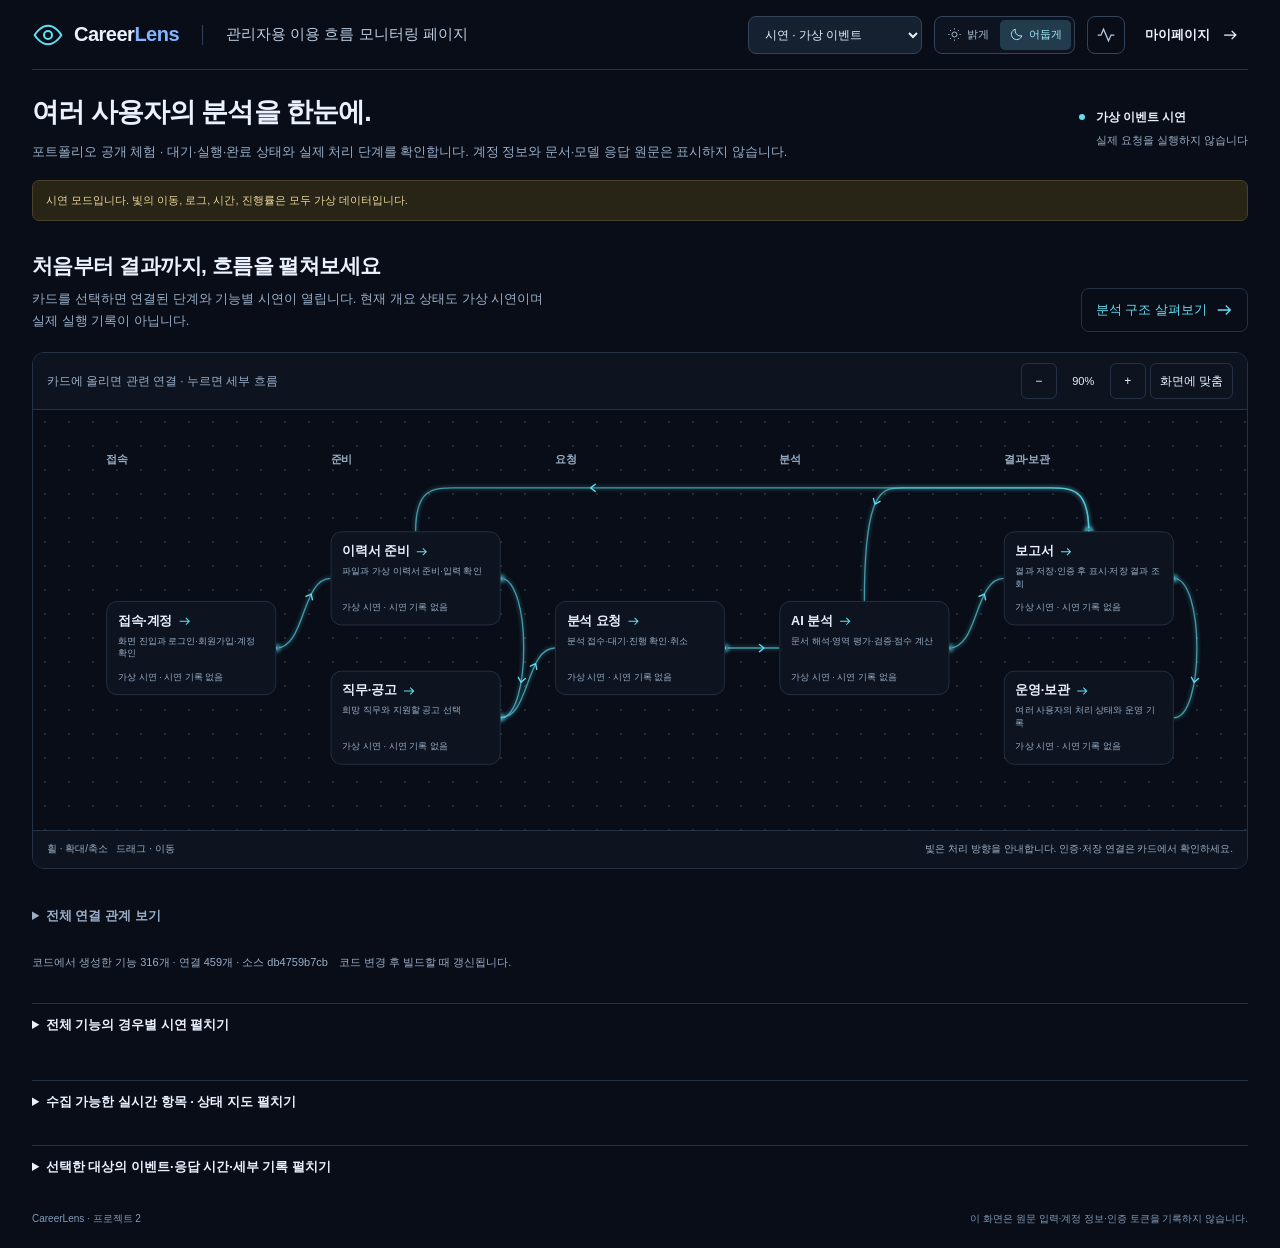
<file: frontend/tests/fixtures/flow-explorer.html>
<!doctype html>
<html lang="ko">
<head>
  <meta charset="utf-8">
  <meta name="viewport" content="width=device-width, initial-scale=1">
  <title>이용 흐름 독립 검수 화면</title>
  <link rel="stylesheet" href="../../src/shared/styles/activity-flow.css">
  <style>
    /* Optional review case: reserve a Windows-style non-overlay gutter. */
    html.flow-review-classic-scrollbar { overflow-y: scroll; scrollbar-gutter: stable; }
    html.flow-review-classic-scrollbar::-webkit-scrollbar { width: 23px; }
    html.flow-review-classic-scrollbar::-webkit-scrollbar-thumb { background: #7d8da5; }
  </style>
</head>
<body>
  <div id="flow-review"></div>
  <script type="module">
    import { mountFlowViewer } from '../../src/features/activity-flow/viewer.js';
    if (new URLSearchParams(location.search).has('classicScrollbar')) document.documentElement.classList.add('flow-review-classic-scrollbar');
    // This local review entry uses fictional playback only. No server request
    // callback, user session, analysis request, or external model is supplied.
    const dispose = mountFlowViewer(document.querySelector('#flow-review'), { central: false, paired: false });
    window.addEventListener('pagehide', dispose, { once: true });
  </script>
</body>
</html>
</file>
<file: frontend/src/shared/styles/activity-flow.css>
.flow-mode { color-scheme: dark; margin: 0; background: #080d17; color: #eaf1ff; }
.flow-mode .skip-link { display: none; }
.flow-shell {
  --flow-bg: #080d17; --flow-panel: #0d1420; --flow-border: #263244; --flow-muted: #9aaec7;
  --flow-cyan: #61def2; --flow-violet: #ad9bff; --flow-lime: #c1ed82; --flow-amber: #edc574;
  min-height: 100vh; padding: 0 32px 20px; max-width: 1800px; margin: 0 auto;
  font-family: 'Pretendard', 'Noto Sans KR', 'Malgun Gothic', sans-serif; font-size: 13px;
}
.flow-shell *, .flow-shell *::before, .flow-shell *::after { box-sizing: border-box; }
.flow-shell ::selection { background: #315774; color: #fff; }
.flow-shell ::-webkit-scrollbar { width: 6px; height: 6px; }
.flow-shell ::-webkit-scrollbar-thumb { background: #3c526b; border-radius: 5px; }
.flow-shell :focus-visible { outline: 2px solid var(--flow-cyan); outline-offset: 4px; }
.flow-shell button, .flow-shell select { font: inherit; }
.flow-shell button { cursor: pointer; }
.flow-shell button:disabled { cursor: default; opacity: .5; }
.flow-shell a { color: inherit; text-decoration: none; }
.flow-shell p, .flow-shell h1, .flow-shell h2, .flow-shell h3 { margin: 0; }
.flow-header { min-height: 70px; display: flex; flex-wrap: wrap; gap: 16px 23px; align-items: center; padding-block: 14px; border-bottom: 1px solid var(--flow-border); }
.flow-brand { display: inline-flex; align-items: center; gap: 10px; font-size: 20px; font-weight: 700; letter-spacing: -.025em; }
.flow-brand > svg { width: 32px; height: 32px; color: var(--flow-cyan); }
.flow-brand > span > span { color: #82b4ff; }
.flow-header-divider { width: 1px; height: 20px; background: #334158; }
.flow-header h1 { font-size: 15px; font-weight: 500; color: #bfcee2; max-width: 100%; overflow-wrap: anywhere; }
.flow-toolbar { margin-left: auto; display: flex; flex-wrap: wrap; align-items: center; gap: 12px; }
.flow-theme-switch { display: flex; flex-shrink: 0; gap: 2px; padding: 3px; border: 1px solid #344459; border-radius: 8px; background: #0d1420; }
.flow-theme-switch button { display: inline-flex; align-items: center; justify-content: center; gap: 5px; min-height: 30px; padding: 6px 9px; border: 0; border-radius: 5px; background: transparent; color: #aebfd5; font-size: 11px; white-space: nowrap; }
.flow-theme-switch button:hover { color: #eaf1ff; background: #192c3f; }
.flow-theme-switch button[aria-pressed=true] { background: #223b4d; color: #a3edf7; }
.flow-theme-switch svg { width: 15px; height: 15px; }
.flow-select-label { font-size: 0; }
.flow-select-label select { color: #e6eeff; background: #152031; border: 1px solid #344459; border-radius: 8px; padding: 10px 30px 10px 12px; font-size: 12px; }
.flow-icon-button { display: grid; place-items: center; width: 38px; height: 38px; background: transparent; border: 1px solid #344459; border-radius: 8px; color: #b7c9df; }
.flow-icon-button[aria-pressed=true] { color: var(--flow-cyan); background: #183548; }
.flow-icon-button svg, .flow-app-link svg { width: 20px; height: 20px; }
.flow-app-link { display: flex; gap: 10px; align-items: center; font-weight: 600; padding: 8px; }
.flow-app-link:hover { color: var(--flow-cyan); }
.flow-intro { display: flex; align-items: center; justify-content: space-between; gap: 25px; padding: 23px 0 17px; }
.flow-intro h2 { font-size: clamp(21px, 2.1vw, 31px); font-weight: 600; letter-spacing: -.035em; line-height: 1.45; }
.flow-intro p { color: var(--flow-muted); margin-top: 9px; line-height: 1.7; }
.flow-connection { display: grid; grid-template-columns: 8px auto; gap: 7px 9px; flex-shrink: 0; font-size: 12px; }
.flow-connection > span:last-child { grid-column: 2; color: var(--flow-muted); font-size: 11px; }
.flow-status-dot { width: 6px; height: 6px; background: #6a7b91; border-radius: 50%; align-self: center; }
.flow-status-dot[data-connected=true] { background: var(--flow-cyan); }
.flow-mode-banner { padding: 10px 13px; background: #131e2b; color: #bccddd; border: 1px solid #2c4056; border-radius: 7px; font-size: 11px; line-height: 1.7; }
.flow-mode-banner[data-mode=demo] { background: #282416; color: #e9d79d; border-color: #4b4128; }
.flow-live-guide { display: grid; grid-template-columns: 1fr 1fr; gap: 12px 24px; padding: 18px 0 0; }
.flow-live-guide[hidden] { display: none; }
.flow-global-panel { margin-top: 18px; padding: 16px; border: 1px solid var(--flow-border); border-radius: 10px; background: var(--flow-panel); }
.flow-global-panel[hidden] { display: none; }
.flow-global-panel > header { display: flex; align-items: start; justify-content: space-between; gap: 16px; }
.flow-global-panel h2 { font-size: 15px; }
.flow-global-panel header p, [data-flow-global-health] { margin-top: 6px; color: var(--flow-muted); font-size: 11px; line-height: 1.7; }
.flow-global-panel .flow-panel-note { margin: 10px 0; }
.flow-global-feed { max-height: 220px; overflow: auto; overscroll-behavior: contain; }
.flow-global-row { display: grid; grid-template-columns: 70px 110px minmax(100px, 1fr) minmax(90px, 1fr) 90px; width: 100%; min-width: 550px; padding: 9px 5px; gap: 12px; border: 0; border-bottom: 1px solid var(--flow-border); background: transparent; color: inherit; text-align: left; font-size: 11px !important; }
.flow-global-row:hover { background: color-mix(in srgb, var(--flow-cyan) 8%, transparent); }
.flow-global-row time, .flow-global-row > span:last-child { color: var(--flow-muted); }
.flow-source-pages { display: flex; flex-wrap: wrap; align-items: center; gap: 10px; margin-top: 12px; color: var(--flow-muted); font-size: 11px; }
.flow-source-pages button { padding: 7px 10px; border: 1px solid var(--flow-border); border-radius: 6px; color: inherit; background: transparent; }
.flow-live-guide strong { font-size: 12px; font-weight: 600; }
.flow-live-guide p { color: var(--flow-muted); font-size: 11px; line-height: 1.7; margin-top: 5px; }
.flow-live-guide .flow-live-guide-note { grid-column: 1 / -1; margin: 0; }
.flow-detail-members { list-style: none; margin: 10px 0 0; padding: 0; }
.flow-detail-members li { display: grid; gap: 4px; padding: 8px 0; border-bottom: 1px solid var(--flow-border); }
.flow-detail-members strong { font-size: 11px; font-weight: 500; }
.flow-detail-members span { color: var(--flow-muted); font-size: 10px; }
.flow-detail-panel h4 { margin: 16px 0 8px; font-size: 12px; font-weight: 600; }
.flow-detail-timing { margin-top: 16px; border-top: 1px solid var(--flow-border); }
.flow-detail-timing > strong { font-size: 18px; font-variant-numeric: tabular-nums; }
.flow-detail-timing p { color: var(--flow-muted); font-size: 11px; line-height: 1.7; margin-top: 8px; }
.flow-simulator { padding: 22px 0 0; }
.flow-simulator[hidden] { display: none; }
.flow-simulator-heading { display: flex; align-items: center; justify-content: space-between; gap: 16px; }
.flow-simulator-heading h2 { font-size: 16px; font-weight: 600; }
.flow-simulator-heading p { color: var(--flow-muted); margin-top: 6px; font-size: 11px; line-height: 1.7; }
.flow-demo-all { display: inline-flex; align-items: center; gap: 6px; flex-shrink: 0; padding: 10px 12px; border: 1px solid #344459; border-radius: 7px; background: transparent; color: #d5e5fa; font-size: 11px !important; }
.flow-demo-all svg { width: 14px; height: 14px; }
.flow-demo-all:hover, .flow-demo-all[aria-pressed=true] { border-color: var(--flow-cyan); color: var(--flow-cyan); }
.flow-case-tools { display: flex; gap: 18px; align-items: center; margin-top: 16px; }
.flow-case-groups { display: flex; gap: 5px; flex-wrap: wrap; }
.flow-case-groups button { display: inline-flex; align-items: center; gap: 7px; min-height: 36px; color: #afc5dd; background: transparent; border: 1px solid transparent; border-radius: 6px; padding: 7px 10px; font-size: 12px; }
.flow-case-groups button > span { font-size: 10px; color: #9eb5d0; font-variant-numeric: tabular-nums; }
.flow-case-groups button:hover { background: #192c3f; }
.flow-case-groups button[aria-pressed=true] { background: #193544; border-color: #447788; color: #a3edf7; }
.flow-shell input.flow-case-search { margin-left: auto; width: 240px; min-width: 180px; flex-shrink: 0; padding: 10px 12px; border: 1px solid #34485f; border-radius: 7px; background: #101c2d; color: #e0edfc; font: inherit; font-size: 12px; caret-color: var(--flow-cyan); }
.flow-shell input.flow-case-search::placeholder { color: #9db2cb; opacity: 1; }
.flow-case-results { display: flex; justify-content: space-between; gap: 12px; margin: 14px 0 9px; font-size: 11px; line-height: 1.5; color: #a3b9d1; }
.flow-case-results > span:first-child { color: #d3e4f8; }
.flow-action-list { display: grid; grid-template-columns: repeat(3, minmax(0, 1fr)); max-height: 218px; overflow-y: auto; overscroll-behavior-y: contain; gap: 7px; padding: 4px; margin: -4px; scrollbar-width: thin; scrollbar-color: #3c526b transparent; }
.flow-action { display: flex; align-items: center; gap: 10px; min-height: 66px; padding: 12px; text-align: left; border: 1px solid #344459; border-radius: 8px; background: #131f30; color: #e0edfc; transition: background .18s ease, border-color .18s ease; }
.flow-action > span:first-child { min-width: 0; }
.flow-action strong { display: block; font-size: 12px; line-height: 1.5; font-weight: 600; }
.flow-action small { display: block; font-size: 10px; line-height: 1.6; color: #a0b5ce; margin-top: 3px; }
.flow-outcome { margin-left: auto; flex-shrink: 0; font-size: 10px; color: #c4ddad; }
.flow-outcome[data-outcome=failure] { color: #ffb0bd; }
.flow-outcome[data-outcome=blocked], .flow-outcome[data-outcome=cancelled], .flow-outcome[data-outcome=partial], .flow-outcome[data-outcome=empty], .flow-outcome[data-outcome=waiting] { color: #edd199; }
.flow-action:hover { background: #1b3044; border-color: #7194b1; }
.flow-action[aria-pressed=true] { background: #173444; border-color: var(--flow-cyan); }
.flow-action[aria-pressed=true] strong, .flow-action[aria-pressed=true] > svg { color: #9beaf6; }
.flow-case-brief { padding-top: 15px; margin-top: 15px; border-top: 1px solid #28384b; }
.flow-case-brief h3 { font-size: 13px; color: #dbeaff; }
.flow-case-brief p { font-size: 11px; color: #aabfd7; line-height: 1.7; margin-top: 5px; }
.flow-case-brief [data-flow-case-route] { color: #92d5dd; font-size: 10px; }
.flow-case-empty { color: #aabfd7; grid-column: 1 / -1; padding: 18px 4px; line-height: 1.7; }
.flow-demo-status { display: flex; gap: 12px; align-items: baseline; min-height: 44px; padding-top: 13px; font-size: 11px; line-height: 1.7; }
.flow-demo-status strong { flex-shrink: 0; color: #bfcee2; font-weight: 600; }
.flow-demo-status strong[data-state=running] { color: var(--flow-cyan); }
.flow-demo-status strong[data-state=complete] { color: var(--flow-lime); }
.flow-demo-status strong[data-state=failed] { color: #ffb0bd; }
.flow-demo-status strong[data-state=blocked] { color: #edd199; }
.flow-demo-status > span { color: #aac0d8; }
.flow-simulator:not([hidden]) + .flow-map-region { margin-top: 6px; }
.flow-map-region { margin-top: 19px; border: 1px solid var(--flow-border); border-radius: 12px; overflow: hidden; background: #0a101b; }
.flow-map-toolbar { display: flex; align-items: center; min-height: 49px; padding: 10px 18px; gap: 15px; border-bottom: 1px solid #202c3d; }
.flow-legend { display: flex; align-items: center; gap: 17px; color: #b4c5da; font-size: 11px; }
.flow-legend > span { display: flex; align-items: center; gap: 6px; white-space: nowrap; }
.flow-legend i { width: 5px; height: 5px; border-radius: 50%; background: #596a82; }
.flow-legend .is-running { background: var(--flow-cyan); }
.flow-legend .is-complete { background: var(--flow-lime); }
.flow-legend .is-failed { background: #ff899a; }
.flow-demo-controls { display: flex; align-items: center; margin-left: auto; gap: 12px; }
.flow-demo-controls[hidden] { display: none; }
.flow-demo-controls button { display: inline-flex; align-items: center; gap: 5px; color: #c4d4e8; background: transparent; border: none; padding: 4px; font-size: 11px; }
.flow-demo-controls button:hover { color: #fff; }
.flow-demo-controls svg { width: 13px; height: 13px; }
.flow-map-hint { margin-left: auto; color: var(--flow-muted); font-size: 10px; white-space: nowrap; }
.flow-map-scroll { overflow-x: auto; overscroll-behavior-x: contain; }
.flow-board { position: relative; min-width: 920px; padding: 24px 31px 30px; isolation: isolate; }
.flow-board > canvas { position: absolute; inset: 0; width: 100%; height: 100%; pointer-events: none; z-index: -1; }
.flow-columns { display: grid; grid-template-columns: repeat(4, minmax(0, 1fr)); gap: clamp(45px, 5vw, 92px); }
.flow-column { min-width: 0; --node-color: var(--flow-cyan); }
.flow-color-violet { --node-color: var(--flow-violet); }
.flow-color-lime { --node-color: var(--flow-lime); }
.flow-color-amber { --node-color: var(--flow-amber); }
.flow-column > header { padding: 0 2px 19px; }
.flow-column h3 { color: #d6e4f7; font-size: 14px; font-weight: 600; }
.flow-column > header p { margin-top: 5px; font-size: 10px; color: var(--flow-muted); }
.flow-node-stack { display: grid; gap: 13px; }
.flow-node[hidden], .flow-column-empty[hidden] { display: none; }
.flow-column-empty { color: #a2b7d0; padding: 18px 4px; font-size: 11px; line-height: 1.8; }
.flow-node { width: 100%; min-height: 86px; line-height: 1.2; background: #101827; border: 1px solid #29384b; border-radius: 10px; padding: 11px 12px 9px; text-align: left; color: #d9e5f7; position: relative; transition: border-color .25s ease, background .25s ease, box-shadow .4s ease; overflow: visible; }
.flow-node:hover { background: #162235; border-color: #576d87; }
.flow-node[aria-pressed=true] { outline: 1px solid var(--node-color); outline-offset: 3px; }
.flow-node-title { display: flex; align-items: center; gap: 7px; }
.flow-node-title strong { font-weight: 600; font-size: 12px; white-space: nowrap; }
.flow-node-light { width: 5px; height: 5px; border-radius: 1px; background: var(--node-color); flex-shrink: 0; }
.flow-node-code { margin-left: auto; font: 9px/1.3 'Cascadia Code', Consolas, monospace; color: #829ab7; max-width: 66px; overflow: hidden; text-overflow: ellipsis; }
.flow-node-description { display: block; margin-top: 6px; color: #9eb1ca; font-size: 10px; line-height: 1.5; }
.flow-node-bottom { display: flex; justify-content: space-between; margin-top: 7px; color: #b0c2db; font-size: 10px; font-variant-numeric: tabular-nums; }
.flow-node-track { display: block; height: 2px; margin-top: 6px; background: #263347; width: 22px; border-radius: 2px; overflow: hidden; }
.flow-node.has-progress .flow-node-track { width: 100%; }
.flow-node-track > span { display: block; height: 100%; width: 100%; background: var(--node-color); transform: scaleX(0); transform-origin: left; transition: transform .45s ease; }
.flow-node[data-activity=running], .flow-node[data-activity=pending], .flow-node[data-activity=queued] { background: #102836; border-color: #69cddd; box-shadow: 0 3px 22px #45def22b, inset 0 0 18px #3cc9d90b; }
.flow-node[data-activity=complete], .flow-node[data-activity=completed], .flow-node[data-activity=ready], .flow-node[data-activity=member] { border-color: #698b64; background: #17231e; }
.flow-node[data-activity=complete] [data-node-status], .flow-node[data-activity=completed] [data-node-status], .flow-node[data-activity=ready] [data-node-status] { color: #c5edaa; }
.flow-node[data-activity=failed] { border-color: #ee8998; background: #301d2c; }
.flow-node[data-activity=failed] [data-node-status] { color: #ffadbc; }
.flow-node[data-activity=blocked], .flow-node[data-activity=cancelled], .flow-node[data-activity=partial], .flow-node[data-activity=waiting], .flow-node[data-activity=empty], .flow-node[data-activity=expired] { border-color: #9b8050; background: #2a251c; }
.flow-node[data-activity=blocked] [data-node-status], .flow-node[data-activity=cancelled] [data-node-status], .flow-node[data-activity=partial] [data-node-status], .flow-node[data-activity=waiting] [data-node-status], .flow-node[data-activity=empty] [data-node-status], .flow-node[data-activity=expired] [data-node-status] { color: #edd199; }
.flow-node[data-activity=uncollected] { border-style: dashed; background: #0d1420; }
.flow-node:is([data-activity=idle], [data-activity=uncollected]) .flow-node-light { background: #67778b; }
.flow-node[data-activity=idle] .flow-node-track > span { background: #67778b; }
.flow-node[data-activity=idle][aria-pressed=true] { outline-color: var(--flow-muted); }
.flow-map-footer { display: flex; justify-content: space-between; gap: 12px; padding: 10px 18px; border-top: 1px solid #202c3d; font-size: 10px; color: #93aac5; font-variant-numeric: tabular-nums; }
.flow-map-footer > span:first-child { color: #c6d5e9; }
.flow-instruments { display: grid; grid-template-columns: 1.35fr 1fr 1fr; gap: 20px; margin-top: 22px; }
.flow-instruments > section { min-width: 0; background: var(--flow-panel); border: 1px solid var(--flow-border); border-radius: 10px; padding: 17px 18px; }
.flow-instruments header { display: flex; align-items: center; justify-content: space-between; gap: 8px; }
.flow-instruments h2 { font-size: 13px; font-weight: 600; }
.flow-instruments header > span { color: var(--flow-muted); font-size: 10px; }
.flow-panel-note { color: #8da6c0; font-size: 10px; margin-top: 7px !important; }
.flow-log { height: 190px; overflow-y: auto; margin-top: 13px; scrollbar-width: thin; scrollbar-color: #3c526b transparent; }
.flow-log-row { display: grid; grid-template-columns: 57px minmax(72px, 1fr) 60px 54px; align-items: center; gap: 7px; padding: 7px 0; border-bottom: 1px solid #1f2b3b; font-size: 10px; font-variant-numeric: tabular-nums; }
.flow-log-row time, .flow-log-duration { color: #93adc7; font-family: Consolas, monospace; }
.flow-log-node { color: #cbdaec; }
.flow-log-row > span:nth-child(3) { color: #add5b2; }
.flow-log-row[data-state=failed] > span:nth-child(3) { color: #ffa8b9; }
.flow-log-row[data-state=pending] > span:nth-child(3), .flow-log-row[data-state=running] > span:nth-child(3) { color: var(--flow-cyan); }
.flow-log-duration { text-align: right; }
.flow-empty-log, .flow-empty-chart { color: #a1b7cf; font-size: 11px; padding: 24px 0; line-height: 1.7; }
.flow-chart { margin-top: 16px; }
.flow-chart-value { display: flex; align-items: baseline; gap: 10px; }
.flow-chart-value strong { font-size: 22px; font-weight: 500; font-variant-numeric: tabular-nums; }
.flow-chart-value span { font-size: 10px; color: #9eb4ce; }
.flow-chart svg { width: 100%; height: 146px; overflow: visible; }
.flow-chart svg text { font: 9px Consolas, monospace; fill: #95abc5; }
.flow-chart svg circle { fill: #9de5ee; }
.flow-chart-grid { fill: none; stroke: #2a3b50; stroke-width: 1; stroke-dasharray: 3 5; }
.flow-chart-line { fill: none; stroke: #68d9e5; stroke-width: 2; stroke-linejoin: round; }
.flow-empty-chart { display: grid; gap: 10px; min-height: 166px; place-content: center; text-align: center; }
.flow-empty-chart small { color: #8ea5c0; font-size: 10px; }
.flow-detail-panel h3 { font-size: 16px; font-weight: 600; margin-top: 17px; }
.flow-detail-panel h3 + p { font-size: 10px; color: #9eb5ce; margin-top: 6px; }
.flow-detail-panel dl { margin: 15px 0 10px; display: grid; gap: 8px; }
.flow-detail-panel dl div { display: flex; align-items: center; justify-content: space-between; gap: 8px; font-size: 10px; }
.flow-detail-panel dt { color: #92abc4; }
.flow-detail-panel dd { margin: 0; color: #d2e1f2; font-variant-numeric: tabular-nums; }
.flow-detail-note { font-size: 10px; color: #96acc5; line-height: 1.7; border-top: 1px solid #28384b; padding-top: 10px; }
.flow-footer { display: flex; justify-content: space-between; gap: 20px; color: #819bb8; font-size: 10px; padding-top: 20px; line-height: 1.8; }

/* Appearance is scoped to the observer page; application colors stay independent. */
.flow-mode { --canvas: #080d17; }
.flow-mode[data-flow-theme=light] { color-scheme: light; --canvas: #f4f7fb; background: #f4f7fb; color: #192b43; }
.flow-mode[data-flow-theme=light] .flow-shell {
  --flow-bg: #f4f7fb; --flow-panel: #fff; --flow-border: #c5d2e0; --flow-muted: #526780;
  --flow-cyan: #006d85; --flow-violet: #6750ac; --flow-lime: #3a6e20; --flow-amber: #875c10;
}
.flow-mode[data-flow-theme=light] .flow-shell ::selection { background: #c7eaf2; color: #163a4e; }
.flow-mode[data-flow-theme=light] .flow-shell ::-webkit-scrollbar-thumb { background: #8aa0b7; }
.flow-mode[data-flow-theme=light] .flow-action-list,
.flow-mode[data-flow-theme=light] .flow-log { scrollbar-color: #8aa0b7 transparent; }
.flow-mode[data-flow-theme=light] .flow-brand > span > span { color: #2664b0; }
.flow-mode[data-flow-theme=light] .flow-header-divider { background: #c5d2e0; }
.flow-mode[data-flow-theme=light] :is(.flow-header h1, .flow-demo-status strong, .flow-demo-controls button) { color: #425976; }
.flow-mode[data-flow-theme=light] :is(.flow-select-label select, .flow-theme-switch, .flow-icon-button, .flow-demo-all) { background: #fff; border-color: #bdccdd; color: #314c69; }
.flow-mode[data-flow-theme=light] .flow-theme-switch button { color: #526780; }
.flow-mode[data-flow-theme=light] .flow-theme-switch button:hover { background: #edf3f9; color: #192b43; }
.flow-mode[data-flow-theme=light] .flow-theme-switch button[aria-pressed=true],
.flow-mode[data-flow-theme=light] .flow-icon-button[aria-pressed=true] { background: #dceff5; color: #005e75; }
.flow-mode[data-flow-theme=light] .flow-demo-all:hover,
.flow-mode[data-flow-theme=light] .flow-demo-all[aria-pressed=true] { border-color: var(--flow-cyan); color: var(--flow-cyan); }
.flow-mode[data-flow-theme=light] .flow-mode-banner { background: #e9f1f8; color: #3c5672; border-color: #bccfe1; }
.flow-mode[data-flow-theme=light] .flow-mode-banner[data-mode=demo] { background: #fff5dd; color: #745414; border-color: #dec895; }
.flow-mode[data-flow-theme=light] .flow-case-groups button { color: #405d7a; }
.flow-mode[data-flow-theme=light] .flow-case-groups button > span { color: #526780; }
.flow-mode[data-flow-theme=light] .flow-case-groups button:hover { background: #e5edf5; }
.flow-mode[data-flow-theme=light] .flow-case-groups button[aria-pressed=true] { background: #dceff5; border-color: #8cb6c4; color: #005e75; }
.flow-mode[data-flow-theme=light] .flow-shell input.flow-case-search { background: #fff; border-color: #bdccdd; color: #192b43; }
.flow-mode[data-flow-theme=light] .flow-shell input.flow-case-search::placeholder { color: #5b6f87; }
.flow-mode[data-flow-theme=light] :is(.flow-case-results, .flow-action small, .flow-case-brief p, .flow-case-empty, .flow-demo-status > span, .flow-column-empty) { color: #526780; }
.flow-mode[data-flow-theme=light] :is(.flow-case-results > span:first-child, .flow-case-brief h3, .flow-column h3, .flow-map-footer > span:first-child, .flow-log-node, .flow-detail-panel dd) { color: #263f5a; }
.flow-mode[data-flow-theme=light] .flow-action { background: #fff; color: #223b56; border-color: #bdccdd; }
.flow-mode[data-flow-theme=light] .flow-action:hover { background: #edf4fa; border-color: #829eb9; }
.flow-mode[data-flow-theme=light] .flow-action[aria-pressed=true] { background: #e3f2f7; border-color: var(--flow-cyan); }
.flow-mode[data-flow-theme=light] .flow-action[aria-pressed=true] strong,
.flow-mode[data-flow-theme=light] .flow-case-brief [data-flow-case-route] { color: #00677e; }
.flow-mode[data-flow-theme=light] .flow-outcome { color: #3d6b28; }
.flow-mode[data-flow-theme=light] .flow-outcome[data-outcome=failure],
.flow-mode[data-flow-theme=light] .flow-demo-status strong[data-state=failed] { color: #a72c46; }
.flow-mode[data-flow-theme=light] .flow-outcome:is([data-outcome=blocked], [data-outcome=cancelled], [data-outcome=partial], [data-outcome=empty], [data-outcome=waiting]),
.flow-mode[data-flow-theme=light] .flow-demo-status strong[data-state=blocked] { color: #80560d; }
.flow-mode[data-flow-theme=light] .flow-demo-status strong[data-state=running] { color: var(--flow-cyan); }
.flow-mode[data-flow-theme=light] .flow-demo-status strong[data-state=complete] { color: var(--flow-lime); }
.flow-mode[data-flow-theme=light] :is(.flow-case-brief, .flow-detail-note, .flow-map-toolbar, .flow-map-footer, .flow-log-row) { border-color: #ced9e6; }
.flow-mode[data-flow-theme=light] .flow-map-region { background: #f9fbfe; }
.flow-mode[data-flow-theme=light] .flow-legend { color: #4a617b; }
.flow-mode[data-flow-theme=light] .flow-legend .is-failed { background: #b33b55; }
.flow-mode[data-flow-theme=light] .flow-demo-controls button:hover { color: #00677e; }
.flow-mode[data-flow-theme=light] .flow-node { background: #fff; border-color: #bdccdd; color: #263f5a; }
.flow-mode[data-flow-theme=light] .flow-node:hover { background: #edf3f9; border-color: #7a95b0; }
.flow-mode[data-flow-theme=light] :is(.flow-node-code, .flow-node-description, .flow-node-bottom) { color: #536a83; }
.flow-mode[data-flow-theme=light] .flow-node-track { background: #d4dfe9; }
.flow-mode[data-flow-theme=light] .flow-node:is([data-activity=running], [data-activity=pending], [data-activity=queued]) { background: #e4f4f8; border-color: #278ea2; box-shadow: 0 3px 18px #087d951a; }
.flow-mode[data-flow-theme=light] .flow-node:is([data-activity=complete], [data-activity=completed], [data-activity=ready], [data-activity=member]) { background: #eff7e9; border-color: #7ea266; }
.flow-mode[data-flow-theme=light] .flow-node:is([data-activity=complete], [data-activity=completed], [data-activity=ready], [data-activity=member]) [data-node-status] { color: #345f20; }
.flow-mode[data-flow-theme=light] .flow-node[data-activity=failed] { background: #fff0f3; border-color: #c66a7c; }
.flow-mode[data-flow-theme=light] .flow-node[data-activity=failed] [data-node-status] { color: #a72c46; }
.flow-mode[data-flow-theme=light] .flow-node:is([data-activity=blocked], [data-activity=cancelled], [data-activity=partial], [data-activity=waiting], [data-activity=empty], [data-activity=expired]) { background: #fff5df; border-color: #ba9450; }
.flow-mode[data-flow-theme=light] .flow-node:is([data-activity=blocked], [data-activity=cancelled], [data-activity=partial], [data-activity=waiting], [data-activity=empty], [data-activity=expired]) [data-node-status] { color: #80560d; }
.flow-mode[data-flow-theme=light] .flow-node[data-activity=uncollected] { background: #f0f4f9; }
.flow-mode[data-flow-theme=light] :is(.flow-map-footer, .flow-panel-note, .flow-log-row time, .flow-log-duration, .flow-empty-log, .flow-empty-chart, .flow-chart-value span, .flow-empty-chart small, .flow-detail-panel h3 + p, .flow-detail-panel dt, .flow-detail-note, .flow-footer) { color: #526780; }
.flow-mode[data-flow-theme=light] .flow-log-row > span:nth-child(3) { color: #376828; }
.flow-mode[data-flow-theme=light] .flow-log-row[data-state=failed] > span:nth-child(3) { color: #a72c46; }
.flow-mode[data-flow-theme=light] .flow-log-row:is([data-state=pending], [data-state=running]) > span:nth-child(3) { color: var(--flow-cyan); }
.flow-mode[data-flow-theme=light] .flow-chart svg text { fill: #526780; }
.flow-mode[data-flow-theme=light] .flow-chart svg circle { fill: #00788e; }
.flow-mode[data-flow-theme=light] .flow-chart-grid { stroke: #c1d0df; }
.flow-mode[data-flow-theme=light] .flow-chart-line { stroke: #00788e; }

@media (min-width: 1450px) { .flow-board { padding-inline: 45px; } .flow-node { padding-inline: 16px; } }
@media (max-width: 1000px) {
  .flow-shell { padding-inline: 20px; } .flow-header { gap: 15px; } .flow-app-link { font-size: 0; gap: 0; }
  .flow-intro { align-items: flex-start; } .flow-connection { margin-top: 7px; } .flow-instruments { grid-template-columns: 1fr 1fr; }
  .flow-detail-panel { grid-column: 1 / -1; } .flow-detail-panel dl { max-width: 500px; }
  .flow-case-tools { flex-wrap: wrap; gap: 10px; } .flow-shell input.flow-case-search { margin: 0; width: 100%; }
  .flow-action-list { grid-template-columns: repeat(2, minmax(0, 1fr)); } .flow-action { gap: 7px; padding: 10px; }
}
@media (min-width: 651px) and (max-width: 900px) {
  .flow-header { flex-wrap: wrap; padding-block: 16px; gap: 14px; }
  .flow-toolbar { width: 100%; margin: 0; }
  .flow-select-label { margin-right: auto; }
}
@media (max-width: 650px) {
  .flow-shell { padding: 0 13px 16px; } .flow-header { flex-wrap: wrap; padding: 17px 0 14px; gap: 11px; }
  .flow-brand { font-size: 19px; } .flow-brand > svg { width: 27px; height: 27px; } .flow-header h1 { font-size: 13px; }
  .flow-toolbar { display: grid; grid-template-columns: minmax(0, 1fr) 35px auto; gap: 10px; width: 100%; margin: 1px 0 0; } .flow-select-label { min-width: 0; } .flow-select-label select { width: 100%; }
  .flow-theme-switch { grid-column: 1 / -1; grid-row: 1; } .flow-theme-switch button { flex: 1; min-height: 34px; }
  .flow-app-link { font-size: 11px; gap: 6px; } .flow-icon-button { width: 35px; height: 35px; }
  .flow-intro { display: block; padding: 24px 0 16px; } .flow-intro h2 { font-size: 21px; }
  .flow-intro p { font-size: 11px; line-height: 1.8; } .flow-connection { margin-top: 15px; font-size: 11px; }
  .flow-mode-banner { font-size: 10px; } .flow-map-region { margin-top: 14px; }
  .flow-live-guide { grid-template-columns: 1fr; gap: 12px; }
  .flow-simulator-heading { flex-wrap: wrap; gap: 12px; } .flow-simulator-heading h2 { font-size: 15px; }
  .flow-demo-all { padding: 8px 10px; } .flow-action-list { grid-template-columns: minmax(0, 1fr); max-height: 224px; gap: 7px; }
  .flow-case-groups { gap: 2px; } .flow-case-groups button { font-size: 11px; padding: 7px 8px; }
  .flow-case-results { align-items: flex-start; font-size: 10px; } .flow-case-results > span:last-child { max-width: 180px; text-align: right; }
  .flow-action { padding: 10px 12px; min-height: 62px; }
  .flow-demo-status { flex-direction: column; gap: 2px; padding-bottom: 10px; }
  .flow-map-toolbar { flex-wrap: wrap; padding: 11px 12px; gap: 12px; } .flow-legend { gap: 13px; font-size: 10px; }
  .flow-demo-controls { gap: 9px; } .flow-demo-controls button { font-size: 10px; }
  .flow-map-hint { width: 100%; margin: 0; } .flow-map-footer { font-size: 9px; padding: 10px 12px; flex-direction: column; gap: 5px; }
  .flow-board { min-width: 960px; padding: 22px 23px 26px; } .flow-columns { gap: 48px; }
  .flow-instruments { grid-template-columns: minmax(0, 1fr); gap: 14px; margin-top: 16px; }
  .flow-instruments > section { padding: 16px; } .flow-detail-panel { grid-column: auto; }
  .flow-log { height: 172px; } .flow-log-row { grid-template-columns: 57px minmax(68px, 1fr) 49px 54px; gap: 5px; }
  .flow-chart svg { height: 155px; } .flow-footer { flex-direction: column; gap: 5px; }
}
@media (prefers-reduced-motion: reduce) { .flow-node, .flow-node-track > span, .flow-action { transition: none; } }

/* The overview is deliberately small. Detailed code relationships and local
   examples live in the focusable explorer, while the observer keeps polling. */
.flow-overview { margin-block: 30px; }
.flow-overview > header { display: flex; align-items: end; justify-content: space-between; gap: 24px; margin-bottom: 20px; }
.flow-overview h2 { font-size: 21px; line-height: 1.4; letter-spacing: -.025em; }
.flow-overview header p { max-width: 72ch; color: var(--flow-muted); line-height: 1.7; margin-top: 8px; }
.flow-overview header > button { display: inline-flex; align-items: center; gap: 8px; flex-shrink: 0; background: transparent; border: 1px solid var(--flow-border); border-radius: 8px; color: var(--flow-cyan); padding: 11px 14px; min-height: 44px; }
.flow-overview svg, .flow-explorer svg { width: 18px; height: 18px; flex-shrink: 0; vertical-align: middle; }
.flow-overview-card { position: absolute; display: flex; flex-direction: column; gap: 6px; text-align: left; padding: 12px; border: 1px solid var(--flow-border); border-radius: 12px; background: var(--flow-panel); color: inherit; min-width: 0; line-height: 1.45; transition: border-color .18s ease, background .18s ease; }
.flow-overview-card:hover { border-color: var(--flow-cyan); background: color-mix(in srgb, var(--flow-cyan) 7%, var(--flow-panel)); }
.flow-overview-card > strong { display: flex; align-items: center; justify-content: space-between; gap: 6px; font-size: 14px; font-weight: 650; }
.flow-overview-card > strong svg { width: 15px; height: 15px; color: var(--flow-cyan); }
.flow-overview-card > span { font-size: 10px; color: var(--flow-muted); overflow-wrap: anywhere; }
.flow-overview-card .flow-overview-description { display: -webkit-box; -webkit-line-clamp: 2; -webkit-box-orient: vertical; overflow: hidden; }
.flow-overview-card .flow-overview-state { margin-top: auto; white-space: nowrap; overflow: hidden; text-overflow: ellipsis; }
.flow-overview-card:is([data-state=running], [data-state=pending], [data-state=queued]) { border-color: var(--flow-cyan); }
.flow-overview-card[data-state=failed] .flow-overview-state { color: #ff9bae; }
.flow-overview-relations { margin-top: 16px; color: var(--flow-muted); line-height: 1.7; }
.flow-overview-relations summary, .flow-ledger > summary, .flow-instrument-details > summary, .flow-extra > summary { cursor: pointer; padding: 12px 0; min-height: 44px; font-size: 13px; font-weight: 600; }
.flow-overview-relations ul { display: flex; gap: 10px 24px; flex-wrap: wrap; padding: 0; list-style: none; }
.flow-overview-relations li { display: flex; gap: 8px; align-items: center; }
.flow-overview-relations button { background: none; color: var(--flow-cyan); border: 0; padding: 6px 0; font-size: 12px; }
.flow-source-version { color: var(--flow-muted); font-size: 11px; line-height: 1.8; margin-top: 14px !important; }
.flow-source-version > span { display: inline-block; margin-left: 8px; }
.flow-ledger, .flow-instrument-details, .flow-extra { border-top: 1px solid var(--flow-border); margin-top: 20px; }
.flow-extra { padding-top: 0; }
.flow-extra > summary { margin-bottom: 12px; }
.flow-overview + .flow-global-panel { margin-top: 0; }

/* Percent width uses the available layout viewport, excluding a classic root
   scrollbar. vw would include that gutter and clip the right edge on Windows. */
.flow-explorer { --explorer-fg: #eaf1ff; color: var(--explorer-fg); position: fixed; inset: 0; box-sizing: border-box; width: min(1340px, calc(100% - 48px)); max-width: 100%; height: min(880px, calc(100dvh - 48px)); max-height: none; padding: 0; margin: auto; border: 1px solid var(--flow-border); border-radius: 14px; background: var(--flow-panel); overflow: hidden; }
.flow-explorer::backdrop { background: rgb(3 8 16 / .76); }
.flow-explorer[open] { display: flex; flex-direction: column; }
.flow-explorer button, .flow-explorer input, .flow-explorer select { font: inherit; color: inherit; }
.flow-explorer button { cursor: pointer; }
.flow-explorer button:disabled { cursor: default; opacity: .45; }
.flow-explorer-header { display: flex; gap: 24px; justify-content: space-between; align-items: start; padding: 22px 26px; border-bottom: 1px solid var(--flow-border); flex-shrink: 0; }
.flow-explorer-header h2 { margin: 0; font-size: 23px; letter-spacing: -.025em; line-height: 1.4; }
.flow-explorer-header > div { min-width: 0; }
.flow-explorer-header h2 { overflow-wrap: anywhere; }
.flow-explorer-header p { margin: 8px 0 0; color: var(--flow-muted); font-size: 12px; line-height: 1.6; }
.flow-explorer-header > button { border: 1px solid var(--flow-border); border-radius: 8px; background: none; padding: 10px 15px; min-height: 44px; flex-shrink: 0; }
.flow-explorer-breadcrumb { display: flex; align-items: center; gap: 14px; padding: 10px 26px; border-bottom: 1px solid var(--flow-border); flex-shrink: 0; min-width: 0; }
.flow-explorer-breadcrumb > button { flex-shrink: 0; border: 1px solid var(--flow-border); border-radius: 6px; background: none; padding: 8px 10px; min-height: 38px; font-size: 12px; }
.flow-explorer-breadcrumb ol { display: flex; align-items: center; gap: 6px; list-style: none; overflow-x: auto; margin: 0; padding: 2px; white-space: nowrap; }
.flow-explorer-breadcrumb li + li::before { content: '/'; color: var(--flow-muted); margin-right: 6px; }
.flow-explorer-breadcrumb li button { border: 0; background: none; padding: 8px 4px; color: var(--flow-muted); font-size: 12px; }
.flow-explorer-breadcrumb [aria-current=step] { color: var(--flow-cyan); }
.flow-explorer-layout { display: grid; grid-template-columns: 255px minmax(0, 1fr); flex: 1; min-height: 0; }
.flow-explorer-sidebar { padding: 20px 16px; border-right: 1px solid var(--flow-border); overflow-y: auto; overscroll-behavior: contain; }
.flow-explorer-tabs { display: flex; gap: 4px; margin-bottom: 22px; }
.flow-explorer-tabs button { flex: 1; min-height: 42px; border: 1px solid var(--flow-border); background: none; border-radius: 7px; font-size: 12px; }
.flow-explorer-tabs [aria-pressed=true] { border-color: var(--flow-cyan); color: var(--flow-cyan); background: color-mix(in srgb, var(--flow-cyan) 8%, var(--flow-panel)); }
.flow-explorer-index > summary { cursor: pointer; font-weight: 600; font-size: 13px; min-height: 36px; }
.flow-explorer-index > label { display: block; margin-block: 12px 16px; color: var(--flow-muted); font-size: 12px; }
.flow-explorer-index input { display: block; width: 100%; margin-top: 8px; padding: 10px; background: var(--flow-bg); border: 1px solid var(--flow-border); border-radius: 6px; min-height: 42px; caret-color: var(--flow-cyan); }
.flow-explorer-index input::placeholder { color: var(--flow-muted); }
.flow-explorer-summary-nav { padding-bottom: 14px; border-bottom: 1px solid var(--flow-border); margin-bottom: 20px; }
.flow-explorer-index h3 { font-size: 12px; font-weight: 600; color: var(--flow-muted); margin-bottom: 10px; line-height: 1.6; }
.flow-explorer-link { display: flex; align-items: center; justify-content: space-between; gap: 8px; width: 100%; background: none; border: 0; text-align: left; padding: 10px 7px; line-height: 1.5; min-height: 42px; }
.flow-explorer-link strong { font-size: 12px; font-weight: 500; overflow-wrap: anywhere; }
.flow-explorer-link svg { width: 14px; height: 14px; color: var(--flow-muted); }
.flow-explorer-link:hover, .flow-explorer-link[aria-current=step] { color: var(--flow-cyan); background: color-mix(in srgb, var(--flow-cyan) 7%, var(--flow-panel)); border-radius: 6px; }
.flow-explorer-main { overflow-y: auto; overscroll-behavior: contain; min-height: 0; padding: 24px 28px 40px; }
.flow-explorer-group { margin-bottom: 28px; }
.flow-explorer-group > h3, .flow-explorer-group > summary { margin: 0 0 12px; padding: 8px 0; font-size: 14px; font-weight: 600; line-height: 1.6; }
.flow-explorer-group > summary { cursor: pointer; min-height: 42px; border-bottom: 1px solid var(--flow-border); }
.flow-explorer-group > h3 span, .flow-explorer-group > summary span { color: var(--flow-muted); font-size: 11px; margin-left: 8px; font-weight: 400; }
.flow-explorer-nodes { display: grid; grid-template-columns: repeat(2, minmax(0, 1fr)); gap: 10px; }
.flow-explorer-node { position: relative; display: flex; flex-direction: column; gap: 7px; text-align: left; border: 1px solid var(--flow-border); border-radius: 12px; padding: 15px 36px 15px 15px; background: var(--flow-bg); min-width: 0; min-height: 84px; }
.flow-explorer-node strong { font-size: 14px; line-height: 1.5; font-weight: 600; overflow-wrap: anywhere; }
.flow-explorer-node span { color: var(--flow-muted); font-size: 12px; line-height: 1.55; overflow-wrap: anywhere; }
.flow-explorer-node svg { position: absolute; right: 12px; top: 17px; color: var(--flow-cyan); }
.flow-explorer-node:hover { border-color: var(--flow-cyan); }
.flow-explorer-empty { color: var(--flow-muted); font-size: 12px; line-height: 1.8; }
.flow-explorer-focus { padding-block: 18px; margin-block: 22px 28px; border-block: 1px solid var(--flow-border); }
.flow-explorer-focus h3 { font-size: 22px; margin: 0; color: var(--flow-cyan); line-height: 1.4; }
.flow-explorer-focus p { margin-top: 10px; line-height: 1.8; color: var(--flow-muted); }
.flow-explorer-focus button { display: inline-flex; gap: 10px; align-items: center; margin-top: 14px; border: 0; background: none; color: var(--flow-cyan); padding: 8px 0; min-height: 40px; }
.flow-explorer-edge-list { list-style: none; margin: 12px 0; padding: 0; }
.flow-explorer-edge-list li { display: grid; grid-template-columns: 1fr 105px 1fr; gap: 6px; align-items: center; border-bottom: 1px solid var(--flow-border); }
.flow-explorer-edge-list li > span { display: flex; gap: 4px; align-items: center; color: var(--flow-muted); font-size: 11px; }
.flow-explorer-sources { padding-left: 20px; font-size: 12px; line-height: 1.8; color: var(--flow-muted); }
.flow-explorer-sources code { font-size: 11px; overflow-wrap: anywhere; color: var(--explorer-fg); }
.flow-explorer-sources span { display: block; }
.flow-explorer-group > ul:not(.flow-explorer-edge-list) { color: var(--flow-muted); font-size: 12px; line-height: 1.8; }
.flow-explorer-group > p { color: var(--flow-muted); line-height: 1.8; font-size: 12px; }
.flow-explorer-inherited { border-top: 1px solid var(--flow-border); padding-top: 22px; margin-bottom: 28px; }
.flow-explorer-inherited > h3 { font-size: 15px; margin-bottom: 10px; }
.flow-explorer-inherited > p { margin-bottom: 16px; }
.flow-explorer-demo h3 { font-size: 21px; line-height: 1.4; margin: 0 0 10px; }
.flow-explorer-demo > p { color: var(--flow-muted); line-height: 1.8; font-size: 13px; }
.flow-explorer-scenario { display: flex; align-items: center; gap: 12px; margin-block: 22px 16px; font-size: 13px; }
.flow-explorer-scenario select { border: 1px solid var(--flow-border); border-radius: 7px; background: var(--flow-bg); padding: 10px; min-height: 44px; }
.flow-explorer-demo-controls { display: flex; flex-wrap: wrap; gap: 10px; margin-bottom: 26px; }
.flow-explorer-demo-controls button { padding: 10px 15px; min-height: 44px; border: 1px solid var(--flow-border); border-radius: 7px; background: none; }
.flow-explorer-demo-controls button:first-child { color: var(--flow-bg); background: var(--flow-cyan); border-color: var(--flow-cyan); font-weight: 650; }
.flow-explorer-demo-steps { list-style: none; padding: 0; margin: 0; }
.flow-explorer-demo-steps li { padding: 18px 0; border-top: 1px solid var(--flow-border); display: grid; gap: 10px; grid-template-columns: 1fr auto; }
.flow-explorer-demo-steps strong { font-size: 15px; }
.flow-explorer-demo-steps p { grid-column: 1 / -1; color: var(--flow-muted); line-height: 1.8; font-size: 13px; }
.flow-explorer-demo-steps span { grid-column: 2; grid-row: 1; color: var(--flow-muted); font-size: 12px; }
.flow-explorer-demo-steps li[data-state=running] strong, .flow-explorer-demo-steps li[data-state=complete] span { color: var(--flow-cyan); }
.flow-explorer-demo-status { padding: 14px 0; min-height: 55px; }
.flow-explorer-demo-output { border-top: 1px solid var(--flow-border); padding-top: 20px; }
.flow-explorer-demo-output[hidden] { display: none; }
.flow-explorer-demo-output h4 { margin: 0 0 16px; font-size: 18px; }
.flow-explorer-demo-output dl { margin: 0; }
.flow-explorer-demo-output dl div { display: grid; grid-template-columns: minmax(100px, 1fr) 1.4fr; gap: 16px; border-bottom: 1px solid var(--flow-border); padding: 13px 0; line-height: 1.7; }
.flow-explorer-demo-output dt { color: var(--flow-muted); }
.flow-explorer-demo-output dd { margin: 0; }
.flow-explorer-demo-output > p { color: var(--flow-muted); margin-top: 12px; line-height: 1.8; font-size: 12px; }
.flow-mode[data-flow-theme=light] .flow-explorer { --explorer-fg: #192b43; }
.flow-mode[data-flow-theme=light] .flow-overview-card[data-state=failed] .flow-overview-state { color: #a72c46; }
@media (max-width: 850px) {
  .flow-overview > header { align-items: start; flex-direction: column; gap: 14px; }
  .flow-explorer { width: calc(100% - 20px); height: calc(100dvh - 20px); }
  .flow-explorer-layout { grid-template-columns: 205px minmax(0, 1fr); }
  .flow-explorer-header { padding: 18px; gap: 12px; } .flow-explorer-header h2 { font-size: 20px; }
  .flow-explorer-main { padding: 18px; } .flow-explorer-nodes { grid-template-columns: 1fr; }
}
@media (max-width: 600px) {
  .flow-overview { margin-block: 24px; } .flow-overview h2 { font-size: 20px; }
  .flow-explorer { width: 100%; height: 100dvh; margin: 0; border-radius: 0; border: 0; }
  .flow-explorer-header h2 { font-size: 18px; } .flow-explorer-header p { font-size: 11px; }
  .flow-explorer-header > button { padding-inline: 11px; }
  .flow-explorer-breadcrumb { padding: 8px 14px; gap: 10px; }
  .flow-explorer-layout { display: flex; flex-direction: column; overflow-y: auto; }
  .flow-explorer-sidebar { padding: 12px 14px; border-right: 0; border-bottom: 1px solid var(--flow-border); flex-shrink: 0; max-height: 32dvh; }
  .flow-explorer-tabs { margin-bottom: 10px; } .flow-explorer-index > summary { min-height: 32px; }
  .flow-explorer-summary-nav { display: grid; grid-template-columns: 1fr 1fr; }
  .flow-explorer-main { overflow: visible; min-height: auto; padding: 18px 14px 32px; }
  .flow-explorer-group { margin-bottom: 22px; }
  .flow-explorer-edge-list li { grid-template-columns: 1fr; padding-block: 8px; gap: 0; }
  .flow-explorer-edge-list li > span { padding-left: 8px; }
  .flow-explorer-demo-output dl div { grid-template-columns: 1fr; gap: 5px; }
}
@media (prefers-reduced-motion: reduce) { .flow-overview-card { transition: none; } }

/* Connected light travels along source-derived edges. The ambient map is a
   direction guide; live state remains on the existing observation cards. */
.flow-overview-card { z-index: 1; }
.flow-overview-card:is(:hover, :focus-visible) { z-index: 2; }
.flow-overview-phase { position: absolute; top: 24px; color: var(--flow-muted); font-size: 12px; font-weight: 600; }
.flow-overview-map-hint { font-size: 12px; color: var(--flow-muted); line-height: 1.6; }
.flow-overview-map .flow-explorer-map-viewport { height: 420px; }
.flow-overview-map .flow-map-edge[data-primary=false] { opacity: 0; }
.flow-overview-map[data-inspect=true] .flow-map-edge { opacity: .12; }
.flow-overview-map[data-inspect=true] .flow-map-edge[data-primary=false] { opacity: 0; }
.flow-overview-map[data-inspect=true] .flow-map-edge[data-related=true] { opacity: 1; }
.flow-overview-map .flow-map-edge[data-primary=false] .flow-map-edge-line { stroke-dasharray: 5 5; }
.flow-overview-map .flow-map-edge[data-primary=false]:not([data-related=true]) .flow-map-spark { animation-play-state: paused; }
.flow-map-edge { color: var(--flow-cyan); }
.flow-map-edge[data-edge-type=composition] { color: var(--flow-violet); }
.flow-map-edge[data-edge-type=branch] { color: var(--flow-amber); }
.flow-map-edge-line { fill: none; stroke: currentColor; stroke-width: 1.5; stroke-opacity: .62; }
.flow-map-edge-glow { fill: none; stroke: currentColor; stroke-width: 6; stroke-opacity: .14; filter: blur(2px); }
.flow-map-edge-arrow { fill: none; stroke: currentColor; stroke-width: 1.5; stroke-linecap: round; stroke-linejoin: round; }
.flow-map-edge[data-edge-type=composition] .flow-map-edge-line { stroke-dasharray: 5 6; }
.flow-map-spark { fill: var(--flow-cyan); stroke: var(--flow-panel); stroke-width: .6; filter: drop-shadow(0 0 3px currentColor); offset-rotate: auto; animation: flow-spark-travel 3.8s linear infinite; animation-delay: var(--spark-delay, 0s); }
.flow-map-edge[data-edge-type=composition] .flow-map-spark { fill: var(--flow-violet); }
.flow-map-edge[data-edge-type=branch] .flow-map-spark { fill: var(--flow-amber); }
@keyframes flow-spark-travel { 0% { offset-distance: 0%; opacity: 0; } 10% { opacity: 1; } 45% { opacity: .65; } 58% { opacity: 1; } 90% { opacity: 1; } 100% { offset-distance: 100%; opacity: 0; } }
[data-motion-paused=true] .flow-map-spark { animation-play-state: paused; opacity: 0; }
.flow-explorer:not([open]) .flow-map-spark { animation-play-state: paused; }

/* Sidebar dock is outside the scrolling index. Selecting a feature never
   replaces this scroll container or the enclosing dialog shell. */
.flow-explorer { width: min(1640px, calc(100% - 40px)); height: min(960px, calc(100dvh - 40px)); }
.flow-explorer-layout { grid-template-columns: 264px minmax(0, 1fr); }
.flow-explorer-sidebar { display: flex; flex-direction: column; padding: 0; overflow: hidden; min-height: 0; }
.flow-explorer-dock { flex: none; padding: 16px 16px 8px; background: var(--flow-panel); border-bottom: 1px solid var(--flow-border); }
.flow-explorer-dock .flow-explorer-tabs { margin-bottom: 14px; }
.flow-explorer-dock .flow-explorer-scenario { margin: 0 0 10px; justify-content: space-between; gap: 8px; font-size: 12px; }
.flow-explorer-dock .flow-explorer-scenario select { min-width: 0; max-width: 145px; min-height: 40px; padding: 8px; }
.flow-explorer-dock .flow-explorer-demo-controls { display: grid; grid-template-columns: 1fr 1fr; gap: 7px; margin: 0; }
.flow-explorer-dock .flow-explorer-demo-controls button { min-width: 0; padding: 8px; font-size: 12px; }
.flow-explorer-dock .flow-explorer-demo-controls button:first-child { grid-column: 1 / -1; }
.flow-explorer-dock .flow-explorer-demo-status { margin: 0; padding: 10px 0 2px; font-size: 11px; line-height: 1.6; min-height: 48px; color: var(--flow-muted); }
.flow-explorer-index { overflow-y: auto; overscroll-behavior: contain; scrollbar-gutter: stable; min-height: 0; padding: 16px 12px 24px 16px; }
.flow-explorer-main { min-width: 0; padding: 20px 22px 32px; scrollbar-gutter: stable; overflow-anchor: none; }
.flow-explorer-index { overflow-anchor: none; }
.flow-explorer-map-heading { display: flex; justify-content: space-between; gap: 16px; align-items: center; margin-bottom: 14px; }
.flow-explorer-map-heading h3 { font-size: 18px; line-height: 1.5; overflow-wrap: anywhere; }
.flow-explorer-map-heading p { font-size: 11px; margin-top: 5px; line-height: 1.5; color: var(--flow-muted); }
.flow-explorer-map-heading > button { min-height: 40px; flex: none; border: 1px solid var(--flow-border); border-radius: 7px; background: none; color: var(--flow-cyan); padding: 8px 12px; font-size: 12px; }
.flow-explorer-map { border: 1px solid var(--flow-border); border-radius: 12px; overflow: hidden; background: var(--flow-bg); margin-bottom: 24px; isolation: isolate; }
.flow-explorer-map-tools { display: flex; flex-wrap: wrap; gap: 12px; align-items: center; padding: 10px 14px; border-bottom: 1px solid var(--flow-border); background: var(--flow-panel); }
.flow-map-legend { display: flex; gap: 12px; flex-wrap: wrap; color: var(--flow-muted); font-size: 10px; line-height: 1.6; }
.flow-map-legend span:nth-child(2) { color: var(--flow-violet); }
.flow-map-legend span:nth-child(3) { color: var(--flow-amber); }
.flow-explorer-map-tools > [role=group] { margin-left: auto; display: flex; gap: 4px; align-items: center; }
.flow-explorer-map-tools button { border: 1px solid var(--flow-border); border-radius: 6px; min-width: 36px; min-height: 36px; background: transparent; color: inherit; padding: 6px 9px; font-size: 12px; }
.flow-explorer-map-tools button:hover { border-color: var(--flow-cyan); color: var(--flow-cyan); }
.flow-explorer-map-tools output { min-width: 45px; font-size: 11px; text-align: center; font-variant-numeric: tabular-nums; }
.flow-explorer-map-viewport { position: relative; height: clamp(330px, 47dvh, 520px); overflow: hidden; touch-action: none; cursor: grab; background-image: radial-gradient(circle, color-mix(in srgb, var(--flow-muted) 20%, transparent) 1px, transparent 1px); background-size: 24px 24px; }
.flow-explorer-map-viewport[data-dragging=true], .flow-explorer-map-viewport[data-dragging=true] button { cursor: grabbing; user-select: none; }
.flow-explorer-map-world { position: absolute; left: 0; top: 0; transform-origin: 0 0; }
.flow-explorer svg.flow-explorer-map-wires, .flow-overview svg.flow-explorer-map-wires { position: absolute; inset: 0; width: 100%; height: 100%; pointer-events: none; overflow: visible; }
.flow-map-card { position: absolute; display: flex; flex-direction: column; gap: 6px; padding: 11px 13px; text-align: left; border: 1px solid var(--flow-border); border-radius: 12px; background: var(--flow-panel); color: var(--explorer-fg); line-height: 1.45; height: 96px; overflow: hidden; }
.flow-map-card strong { font-size: 14px; font-weight: 650; overflow: hidden; text-overflow: ellipsis; white-space: nowrap; }
.flow-map-card > span:last-child { font-size: 11px; color: var(--flow-muted); display: -webkit-box; -webkit-line-clamp: 2; -webkit-box-orient: vertical; overflow: hidden; }
.flow-map-card .flow-map-card-kind { font-size: 10px; color: var(--flow-muted); }
.flow-map-card[aria-current=step] { border-color: var(--flow-cyan); background: color-mix(in srgb, var(--flow-cyan) 10%, var(--flow-panel)); }
.flow-map-card[aria-current=step] .flow-map-card-kind, .flow-map-card:hover strong { color: var(--flow-cyan); }
.flow-map-card:hover { border-color: var(--flow-cyan); }
.flow-explorer-map-caption { display: flex; justify-content: space-between; flex-wrap: wrap; gap: 6px 16px; padding: 10px 14px; background: var(--flow-panel); color: var(--flow-muted); font-size: 10px; line-height: 1.65; border-top: 1px solid var(--flow-border); }
.flow-explorer-map[data-playback=playing] .flow-map-edge:not([data-active=true]) { opacity: .22; }
.flow-explorer-map[data-playback=playing] .flow-map-edge:not([data-active=true]) .flow-map-spark { animation-play-state: paused; opacity: 0; }
.flow-explorer-map .flow-map-edge[data-active=true] .flow-map-edge-line { stroke-width: 2.5; stroke-opacity: 1; }
.flow-explorer-map .flow-map-edge[data-active=true] .flow-map-edge-glow { stroke-width: 10; stroke-opacity: .28; }
.flow-explorer-map[data-playback=paused] .flow-map-spark, .flow-explorer-map[data-playback=complete] .flow-map-spark { animation-play-state: paused; }
.flow-explorer-map[data-playback=complete] .flow-map-spark { opacity: 0; }
.flow-explorer-map[data-playback=failed] .flow-map-spark { animation-play-state: paused; opacity: 0; }
.flow-explorer-map[data-playback=failed] .flow-map-edge { opacity: .22; }
.flow-map-card[data-demo-state=playing] { border-color: var(--flow-cyan); background: color-mix(in srgb, var(--flow-cyan) 15%, var(--flow-panel)); }
.flow-map-card[data-demo-state=failed], .flow-explorer-demo-output[data-outcome=failure] { border-color: var(--flow-amber); }
.flow-map-card[data-demo-state=failed] strong, .flow-explorer-demo-steps li[data-state=failed] :is(strong, span) { color: var(--flow-amber); }
.flow-explorer-focus { margin-top: 12px; }
.flow-mode[data-flow-theme=light] .flow-map-edge-glow { stroke-opacity: .12; }
.flow-mode[data-flow-theme=light] .flow-map-edge-line { stroke-opacity: .65; }
.flow-mode[data-flow-theme=light] .flow-map-card { background: #fff; }
.flow-mode[data-flow-theme=light] .flow-map-card[aria-current=step] { background: #eaf5f8; }
@media (max-width: 1100px) {
  .flow-overview-stages { gap: 60px 24px; }
  .flow-explorer-layout { grid-template-columns: 232px minmax(0, 1fr); }
  .flow-explorer-map-heading { align-items: flex-start; flex-direction: column; gap: 8px; }
  .flow-explorer-map-tools > [role=group] { margin-left: 0; }
}
@media (max-width: 700px) {
  .flow-explorer { width: 100%; height: 100dvh; margin: 0; border: 0; border-radius: 0; }
  .flow-explorer-header { padding: 12px 14px; gap: 10px; }
  .flow-explorer-header h2 { font-size: 17px; }
  .flow-explorer-header p { font-size: 10px; line-height: 1.5; margin-top: 4px; }
  .flow-explorer-breadcrumb { padding: 6px 14px; }
  .flow-explorer-layout { display: flex; flex-direction: column; overflow: hidden; }
  .flow-explorer-sidebar { flex: none; max-height: none; padding: 0; border-right: 0; border-bottom: 1px solid var(--flow-border); }
  .flow-explorer-dock { padding: 8px 14px; display: grid; grid-template-columns: 1fr 1fr; gap: 8px 12px; border-bottom: 0; }
  .flow-explorer-dock .flow-explorer-tabs { margin: 0; }
  .flow-explorer-dock .flow-explorer-tabs button { min-height: 36px; font-size: 11px; }
  .flow-explorer-dock .flow-explorer-scenario { margin: 0; font-size: 11px; }
  .flow-explorer-dock .flow-explorer-scenario select { width: 100px; min-height: 36px; font-size: 11px; }
  .flow-explorer-dock .flow-explorer-demo-controls { grid-column: 1 / -1; grid-template-columns: 1.1fr 1fr 1fr; }
  .flow-explorer-dock .flow-explorer-demo-controls button:first-child { grid-column: auto; }
  .flow-explorer-dock .flow-explorer-demo-controls button { min-height: 36px; }
  .flow-explorer-dock .flow-explorer-demo-status { grid-column: 1 / -1; min-height: 0; padding: 0; font-size: 10px; }
  .flow-explorer-index { max-height: 110px; padding: 6px 14px 12px; border-top: 1px solid var(--flow-border); }
  .flow-explorer-index > summary { min-height: 30px; font-size: 12px; }
  .flow-explorer-index > label { margin-top: 6px; }
  .flow-explorer-summary-nav { display: grid; grid-template-columns: 1fr 1fr; }
  .flow-explorer-main { flex: 1; overflow-y: auto; min-height: 0; padding: 14px; }
  .flow-explorer-map-heading h3 { font-size: 16px; }
  .flow-explorer-map-viewport { height: 320px; }
  .flow-explorer-map-tools { padding: 8px; gap: 8px; }
  .flow-map-legend { gap: 8px; font-size: 9px; }
  .flow-explorer-map-caption { padding: 8px; }
}
@media (max-height: 700px) and (min-width: 701px) {
  .flow-explorer-header { padding-block: 12px; }
  .flow-explorer-dock { padding-top: 10px; }
  .flow-explorer-dock .flow-explorer-tabs { margin-bottom: 8px; }
  .flow-explorer-map-viewport { height: 300px; }
}
@media (prefers-reduced-motion: reduce) {
  .flow-map-spark { animation: none !important; opacity: 0; }
  .flow-map-edge-glow { filter: none; stroke-width: 3; }
}
</file>
